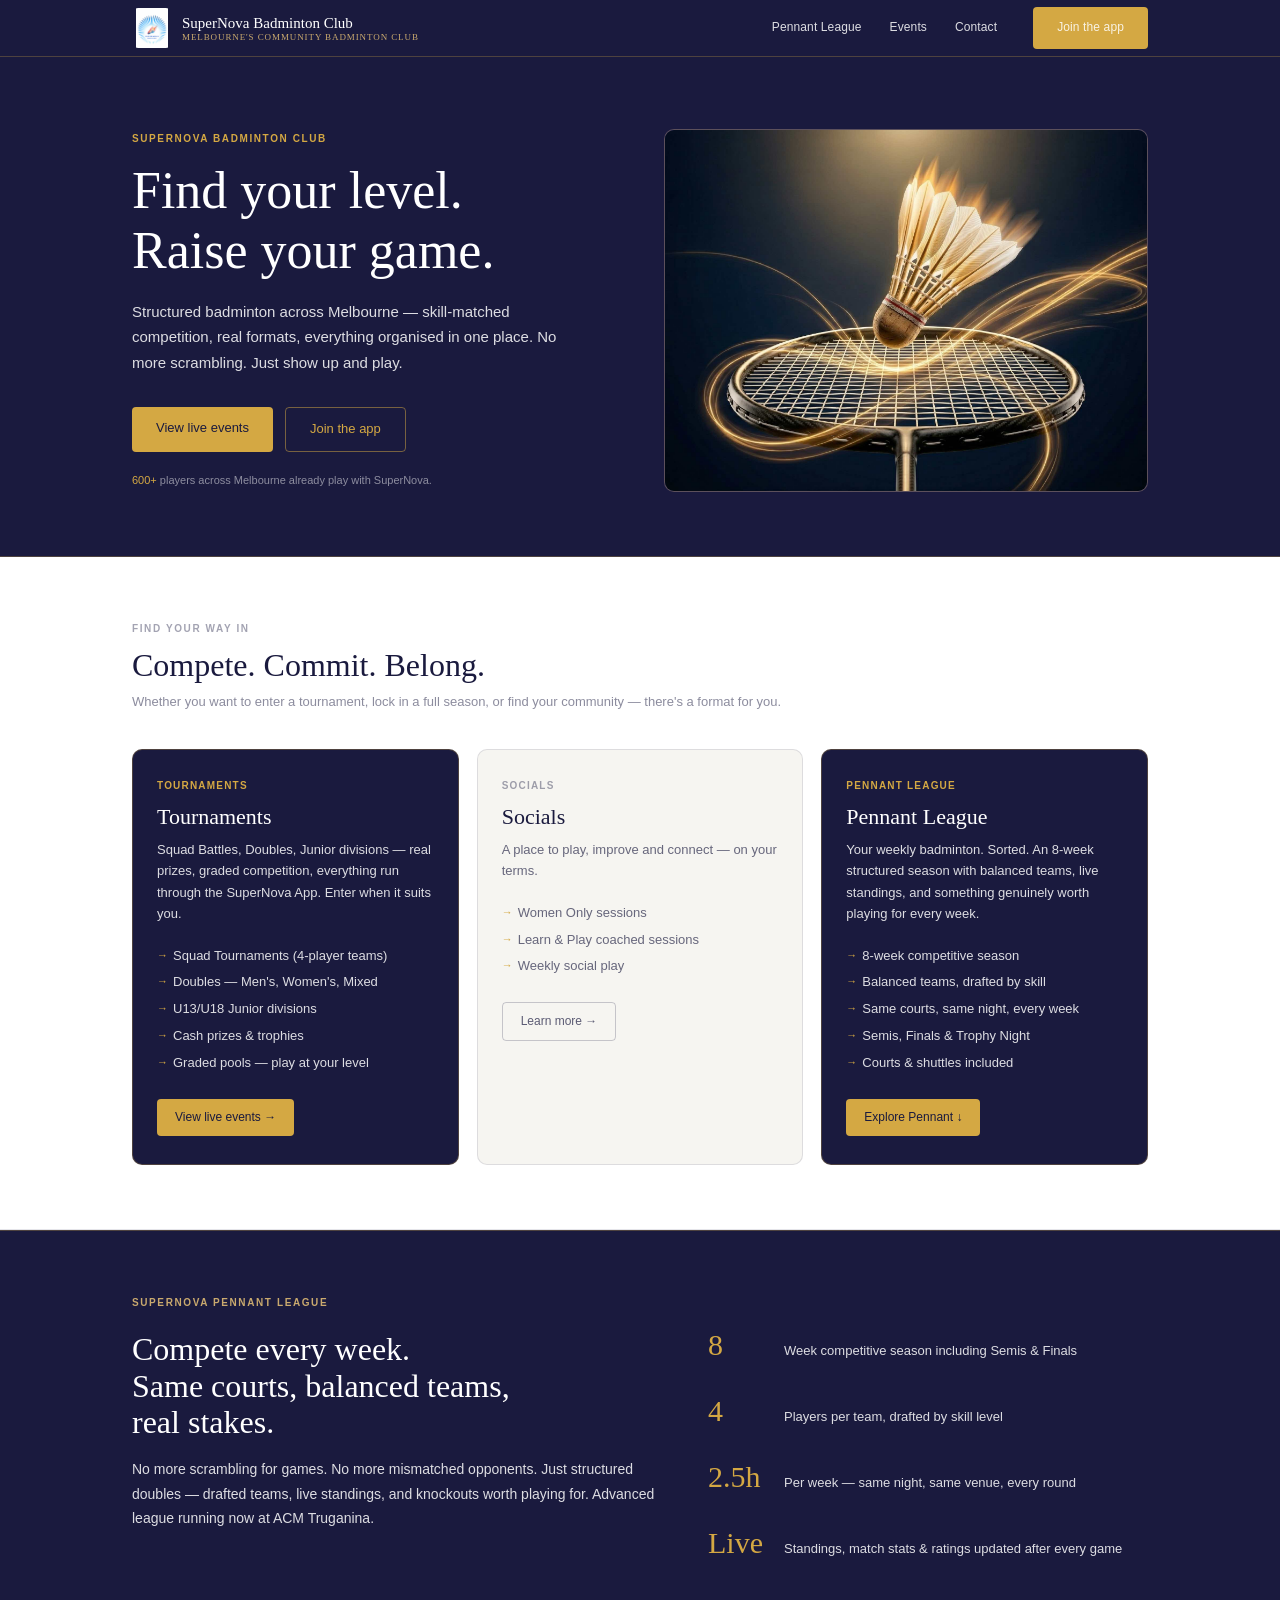
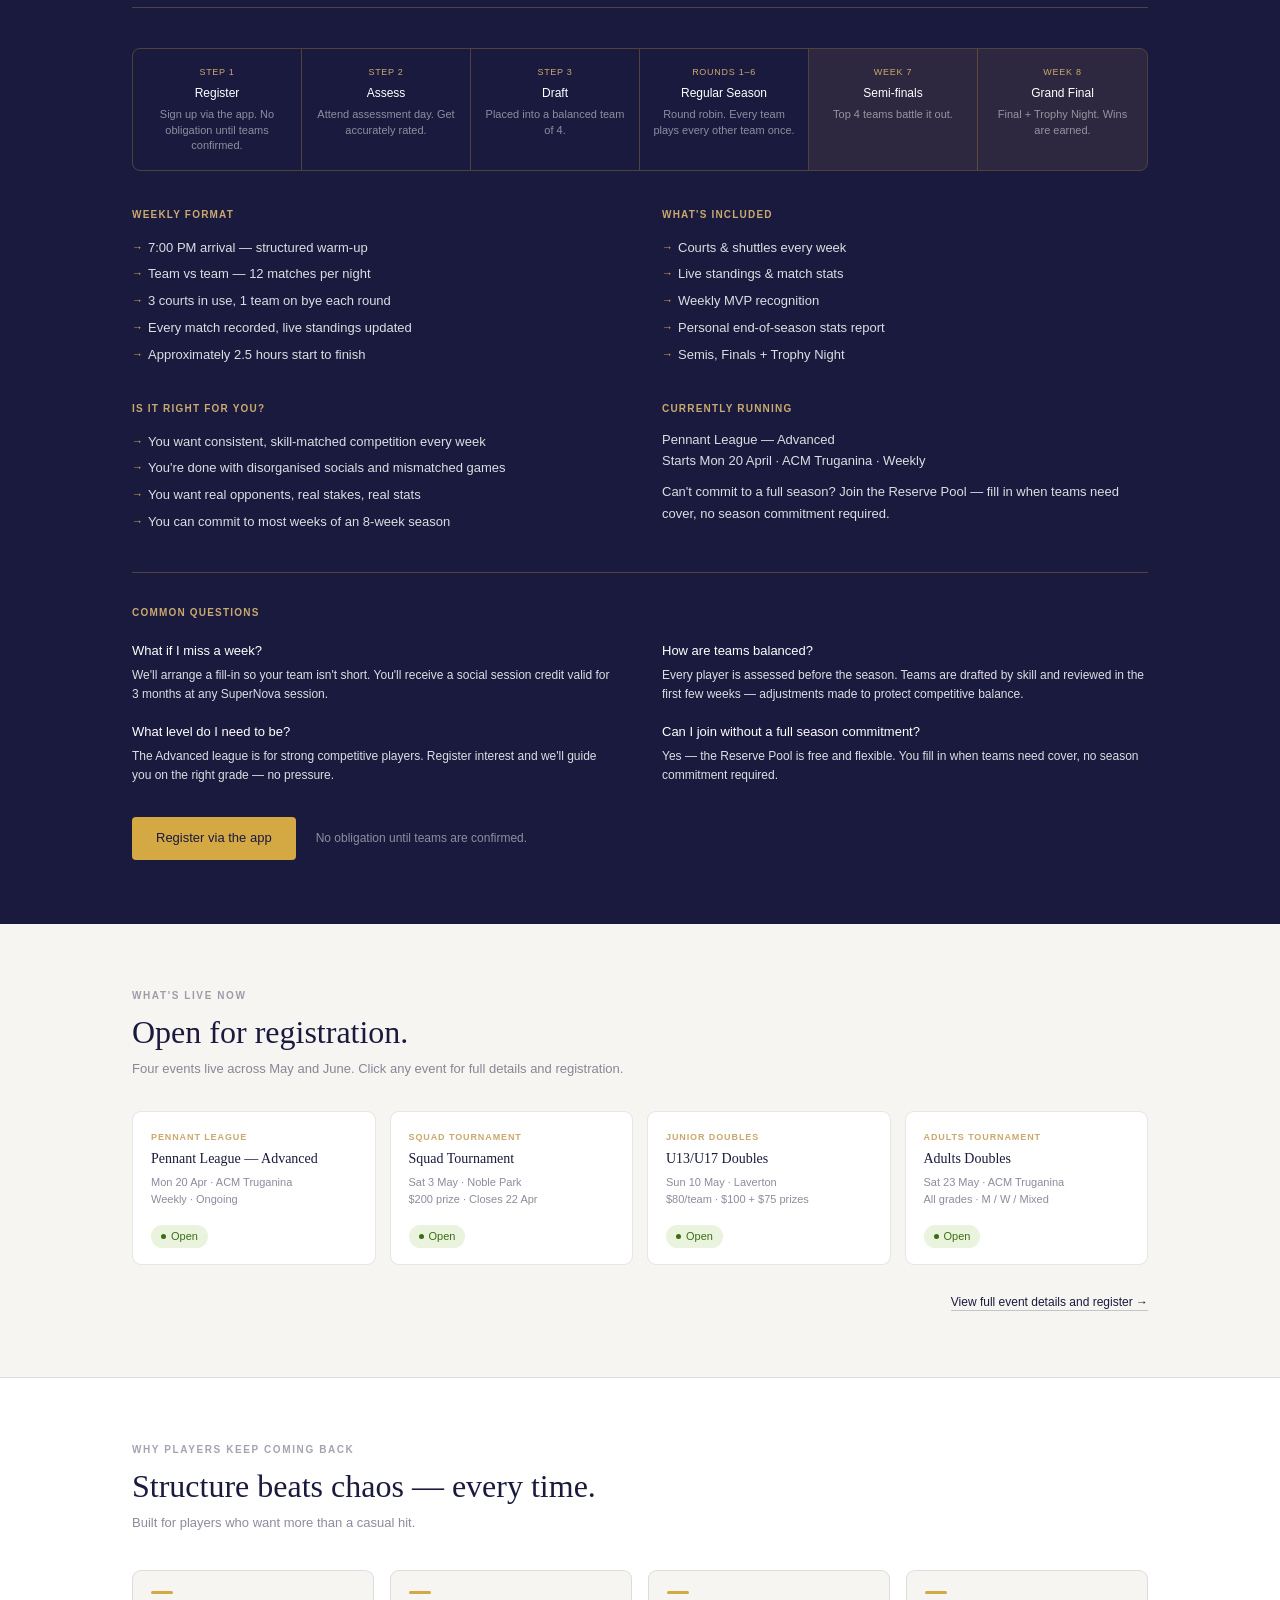
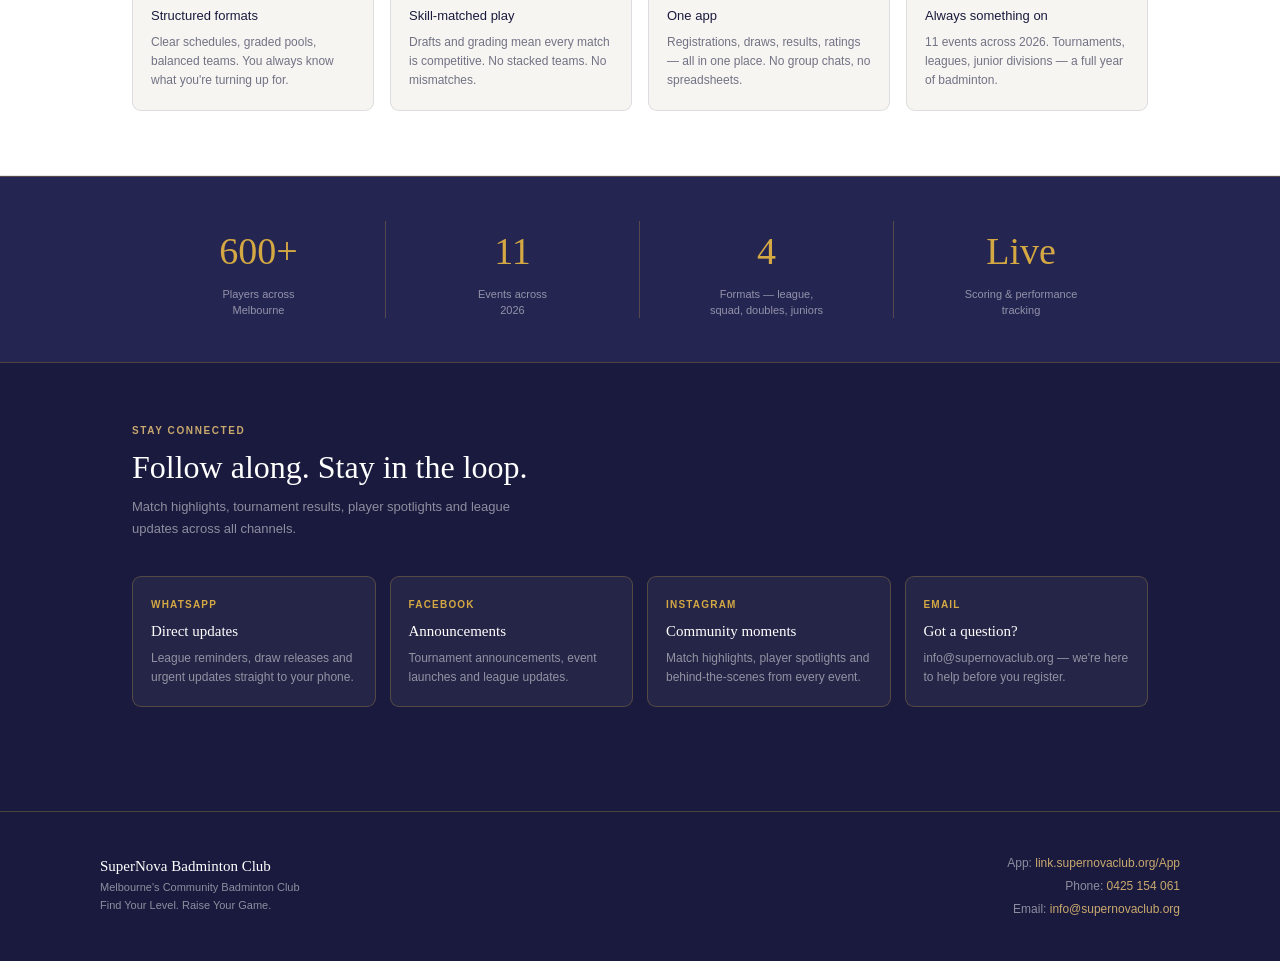
<file: index.html>
<!DOCTYPE html>
<html lang="en">
<head>
<meta charset="UTF-8">
<meta name="viewport" content="width=device-width, initial-scale=1.0">
<title>SuperNova Badminton Club — Melbourne's Community Badminton Club</title>
<meta name="description" content="Structured badminton across Melbourne. Tournaments, leagues and programs — skill-matched competition, organised in one place. 600+ players.">
<!-- Google Tag Manager -->
<script>(function(w,d,s,l,i){w[l]=w[l]||[];w[l].push({'gtm.start':
new Date().getTime(),event:'gtm.js'});var f=d.getElementsByTagName(s)[0],
j=d.createElement(s),dl=l!='dataLayer'?'&l='+l:'';j.async=true;j.src=
'https://www.googletagmanager.com/gtm.js?id='+i+dl;f.parentNode.insertBefore(j,f);
})(window,document,'script','dataLayer','GTM-TC2PFM5L');</script>
<!-- End Google Tag Manager -->
<link rel="stylesheet" href="style.css">
<style>

/* ── HERO ── */
.hero {
  background: var(--navy);
  border-bottom: 1px solid var(--border-gold);
}
.hero-inner {
  max-width: 1080px;
  margin: 0 auto;
  padding: 72px 32px 64px;
  display: grid;
  grid-template-columns: 1fr 1fr;
  gap: 48px;
  align-items: center;
}
.hero-text {}
.hero h1 { color: var(--white); margin: 14px 0 18px; max-width: 480px; }
.hero-sub { font-size: 15px; color: var(--on-navy); line-height: 1.7; max-width: 440px; margin-bottom: 32px; }
.hero-btns { display: flex; gap: 12px; flex-wrap: wrap; margin-bottom: 20px; }
.trust { font-size: 11px; color: var(--muted); }
.trust strong { color: var(--gold); font-weight: 500; }
.hero-visual {
  border-radius: 10px;
  overflow: hidden;
  aspect-ratio: 4/3;
  background: var(--navy-light);
  display: flex;
  align-items: center;
  justify-content: center;
  border: 1px solid var(--border-gold);
  position: relative;
}
.hero-visual-placeholder {
  text-align: center;
  color: var(--muted);
  font-size: 12px;
  padding: 20px;
}
.hero-visual-placeholder p { margin-top: 8px; font-size: 11px; color: rgba(255,255,255,0.3); }

/* ── PATHWAYS ── */
.pathways {
  background: var(--white);
  padding: 64px 0;
  border-bottom: 1px solid var(--border-dark);
}
.pathways h2 { color: var(--navy); margin: 10px 0 8px; }
.pathways-sub { font-size: 13px; color: rgba(26,26,62,0.5); margin-bottom: 36px; }
.pathway-grid {
  display: grid;
  grid-template-columns: 1fr 1fr 1fr;
  gap: 18px;
}
.pathway-card {
  border-radius: 10px;
  padding: 28px 24px;
  transition: transform 0.18s;
}
.pathway-card:hover { transform: translateY(-2px); }
.pathway-card.featured {
  background: var(--navy);
  border: 1px solid var(--border-gold);
}
.pathway-card.plain {
  background: var(--off-white);
  border: 1px solid var(--border-dark);
}
.pathway-label {
  font-size: 10px;
  font-weight: 600;
  letter-spacing: 0.12em;
  text-transform: uppercase;
  margin-bottom: 10px;
  display: block;
}
.pathway-card.featured .pathway-label { color: var(--gold); }
.pathway-card.plain    .pathway-label { color: rgba(26,26,62,0.4); }
.pathway-card h3 { margin-bottom: 10px; }
.pathway-card.featured h3 { color: var(--white); }
.pathway-card.plain    h3 { color: var(--navy); }
.pathway-card p { font-size: 13px; line-height: 1.65; margin-bottom: 18px; }
.pathway-card.featured p { color: var(--on-navy); }
.pathway-card.plain    p { color: rgba(26,26,62,0.65); }
.pathway-card .arrow-list { margin-bottom: 22px; }
.pathway-card.featured .arrow-list li { color: var(--on-navy); }
.pathway-card.plain    .arrow-list li { color: rgba(26,26,62,0.65); }
.pathway-card .btn { font-size: 12px; padding: 9px 18px; }

/* ── PENNANT SECTION ── */
.pennant {
  background: var(--navy);
  border-top: 1px solid var(--border-gold);
  padding: 64px 0;
}
.pennant-header {
  display: grid;
  grid-template-columns: 1.2fr 1fr;
  gap: 48px;
  margin-bottom: 40px;
  padding-bottom: 40px;
  border-bottom: 1px solid var(--border-gold);
}
.pennant h2 { color: var(--white); margin: 10px 0 16px; }
.pennant-intro { font-size: 14px; color: var(--on-navy); line-height: 1.75; }
.pennant-stats { display: flex; flex-direction: column; gap: 18px; justify-content: center; }
.pstat { display: flex; align-items: baseline; gap: 12px; }
.pstat-num {
  font-family: Georgia, serif;
  font-size: 30px;
  font-weight: 400;
  color: var(--gold);
  min-width: 64px;
  flex-shrink: 0;
}
.pstat-label { font-size: 13px; color: var(--on-navy); line-height: 1.4; }

/* Season arc */
.season-arc {
  display: grid;
  grid-template-columns: repeat(6,1fr);
  border: 1px solid var(--border-gold);
  border-radius: 8px;
  overflow: hidden;
  margin-bottom: 36px;
}
.arc-step {
  padding: 16px 12px;
  text-align: center;
  border-right: 1px solid var(--border-gold);
}
.arc-step:last-child { border-right: none; }
.arc-step.hl { background: rgba(212,168,67,0.1); }
.arc-step-n { font-size: 9px; color: var(--gold-soft); margin-bottom: 5px; letter-spacing: 0.08em; text-transform: uppercase; }
.arc-step-t { font-size: 12px; font-weight: 500; color: var(--white); margin-bottom: 4px; }
.arc-step-d { font-size: 11px; color: var(--muted); line-height: 1.4; }

/* Pennant detail cols */
.pennant-cols {
  display: grid;
  grid-template-columns: 1fr 1fr;
  gap: 32px 44px;
  margin-bottom: 36px;
}
.p-block h4 {
  font-size: 10px;
  font-weight: 600;
  letter-spacing: 0.12em;
  text-transform: uppercase;
  color: var(--gold-soft);
  margin-bottom: 12px;
}
.p-block p    { font-size: 13px; color: var(--on-navy); line-height: 1.65; }
.p-block .arrow-list li { color: var(--on-navy); }

/* FAQ */
.pennant-faq {
  border-top: 1px solid var(--border-gold);
  padding-top: 32px;
  margin-bottom: 32px;
}
.pennant-faq h4 {
  font-size: 10px;
  font-weight: 600;
  letter-spacing: 0.12em;
  text-transform: uppercase;
  color: var(--gold-soft);
  margin-bottom: 20px;
}
.faq-grid { display: grid; grid-template-columns: 1fr 1fr; gap: 18px 44px; }
.faq-q { font-size: 13px; font-weight: 500; color: var(--white); margin-bottom: 4px; }
.faq-a { font-size: 12px; color: var(--on-navy); line-height: 1.6; }

/* ── LIVE EVENTS STRIP ── */
.events-strip {
  background: var(--off-white);
  padding: 64px 0;
  border-bottom: 1px solid var(--border-dark);
}
.events-strip h2 { color: var(--navy); margin: 10px 0 8px; }
.strip-sub { font-size: 13px; color: rgba(26,26,62,0.5); margin-bottom: 32px; }
.strip-grid {
  display: grid;
  grid-template-columns: repeat(4,1fr);
  gap: 14px;
  margin-bottom: 24px;
}
.strip-card {
  background: var(--white);
  border: 1px solid var(--border-dark);
  border-radius: 9px;
  padding: 18px 18px 16px;
  transition: border-color 0.2s, box-shadow 0.2s;
  text-decoration: none;
  display: block;
  color: inherit;
}
.strip-card:hover { border-color: rgba(26,26,62,0.22); box-shadow: 0 4px 18px rgba(26,26,62,0.06); }
.strip-type { font-size: 9px; font-weight: 600; letter-spacing: 0.1em; text-transform: uppercase; color: var(--gold-soft); margin-bottom: 5px; display: block; }
.strip-card h4 { font-size: 14px; font-family: Georgia, serif; font-weight: 400; color: var(--navy); margin-bottom: 6px; line-height: 1.3; }
.strip-meta { font-size: 11px; color: rgba(26,26,62,0.5); line-height: 1.55; margin-bottom: 14px; }
.strip-cta-row { text-align: right; }
.strip-cta { font-size: 12px; font-weight: 500; color: var(--navy); border-bottom: 1px solid rgba(26,26,62,0.22); padding-bottom: 1px; text-decoration: none; }
.strip-cta:hover { color: var(--gold); border-color: var(--gold); }

/* ── WHY ── */
.why {
  background: var(--white);
  padding: 64px 0;
  border-bottom: 1px solid var(--border-dark);
}
.why h2 { color: var(--navy); margin: 10px 0 8px; }
.why-sub { font-size: 13px; color: rgba(26,26,62,0.5); margin-bottom: 36px; }
.why-grid {
  display: grid;
  grid-template-columns: repeat(4,1fr);
  gap: 16px;
}
.why-card {
  background: var(--off-white);
  border: 1px solid var(--border-dark);
  border-radius: 9px;
  padding: 20px 18px;
}
.why-bar { width: 22px; height: 3px; background: var(--gold); border-radius: 2px; margin-bottom: 12px; }
.why-card h4 { font-size: 13px; font-weight: 500; color: var(--navy); margin-bottom: 6px; }
.why-card p  { font-size: 12px; color: rgba(26,26,62,0.6); line-height: 1.6; }

/* ── PROOF STRIP ── */
.proof {
  background: var(--navy-mid);
  border-top: 1px solid var(--border-gold);
  padding: 44px 0;
}
.proof-grid {
  display: grid;
  grid-template-columns: repeat(4,1fr);
  max-width: 1080px;
  margin: 0 auto;
  padding: 0 32px;
}
.proof-block {
  text-align: center;
  border-right: 1px solid var(--border-gold);
  padding: 0 16px;
}
.proof-block:last-child { border-right: none; }
.proof-num { font-family: Georgia, serif; font-size: 38px; font-weight: 400; color: var(--gold); }
.proof-label { font-size: 11px; color: var(--muted); margin-top: 5px; line-height: 1.4; }

/* ── SOCIALS ── */
.socials {
  background: var(--navy);
  padding: 60px 0;
  border-top: 1px solid var(--border-gold);
}
.socials h2 { color: var(--white); margin: 10px 0 10px; }
.socials-sub { font-size: 13px; color: var(--muted); margin-bottom: 36px; max-width: 420px; line-height: 1.7; }
.socials-grid {
  display: grid;
  grid-template-columns: repeat(4,1fr);
  gap: 14px;
  margin-bottom: 44px;
}
.social-card {
  background: rgba(255,255,255,0.05);
  border: 1px solid var(--border-gold);
  border-radius: 9px;
  padding: 20px 18px;
  transition: background 0.2s;
}
.social-card:hover { background: rgba(255,255,255,0.08); }
.social-platform { font-size: 10px; font-weight: 600; letter-spacing: 0.12em; text-transform: uppercase; color: var(--gold); margin-bottom: 6px; display: block; }
.social-card h4 { font-family: Georgia, serif; font-size: 15px; font-weight: 400; color: var(--white); margin-bottom: 6px; }
.social-card p  { font-size: 12px; color: var(--muted); line-height: 1.55; }

/* ── RESPONSIVE ── */
@media (max-width: 900px) {
  .hero-inner     { grid-template-columns: 1fr; }
  .hero-visual    { display: none; }
  .pathway-grid   { grid-template-columns: 1fr; }
  .pennant-header { grid-template-columns: 1fr; }
  .season-arc     { grid-template-columns: repeat(3,1fr); }
  .pennant-cols   { grid-template-columns: 1fr; }
  .faq-grid       { grid-template-columns: 1fr; }
  .strip-grid     { grid-template-columns: 1fr 1fr; }
  .why-grid       { grid-template-columns: 1fr 1fr; }
  .socials-grid   { grid-template-columns: 1fr 1fr; }
  .proof-grid     { grid-template-columns: 1fr 1fr; gap: 24px 0; }
  .proof-block:nth-child(2) { border-right: none; }
}
@media (max-width: 560px) {
  .strip-grid  { grid-template-columns: 1fr; }
  .why-grid    { grid-template-columns: 1fr; }
  .socials-grid{ grid-template-columns: 1fr; }
  .proof-grid  { grid-template-columns: 1fr 1fr; }
}
</style>
</head>
<body>
<!-- Google Tag Manager (noscript) -->
<noscript><iframe src="https://www.googletagmanager.com/ns.html?id=GTM-TC2PFM5L"
height="0" width="0" style="display:none;visibility:hidden"></iframe></noscript>
<!-- End Google Tag Manager (noscript) -->

<!-- NAV -->
<nav class="nav">
  <div class="nav-inner">
    <a href="index.html" class="nav-brand">
      <img src="Logo_small.jpg" alt="SuperNova" style="height:40px;width:40px;object-fit:contain;border-radius:6px;">
      <div class="nav-brand-text">
        SuperNova Badminton Club
        <span>Melbourne's Community Badminton Club</span>
      </div>
    </a>
    <div class="nav-links">
      <a href="#pennant">Pennant League</a>
      <a href="events.html">Events</a>
      <a href="#socials">Contact</a>
      <a href="https://link.supernovaclub.org/App" target="_blank" class="btn btn-gold nav-cta" onclick="if(typeof fbq!=='undefined'){fbq('trackCustom','RegisterAppClick', {event: 'HomePageCTA'});} return true;">Join the app</a>
    </div>
  </div>
</nav>

<!-- HERO -->
<section class="hero">
  <div class="hero-inner">
    <div class="hero-text">
      <span class="eyebrow eyebrow-gold">SuperNova Badminton Club</span>
      <h1>Find your level.<br>Raise your game.</h1>
      <p class="hero-sub">Structured badminton across Melbourne — skill-matched competition, real formats, everything organised in one place. No more scrambling. Just show up and play.</p>
      <div class="hero-btns">
        <a href="events.html" class="btn btn-gold">View live events</a>
        <a href="https://link.supernovaclub.org/App" target="_blank" class="btn btn-outline-gold" onclick="if(typeof fbq!=='undefined'){fbq('trackCustom','RegisterAppClick', {event: 'HomePageCTA'});} return true;">Join the app</a>
      </div>
      <p class="trust"><strong>600+</strong> players across Melbourne already play with SuperNova.</p>
    </div>
    <div class="hero-visual">
      <img src="hero.jpg" alt="Badminton shuttlecock and racket" style="width:100%;height:100%;object-fit:cover;">
    </div>
  </div>
</section>

<!-- COMPETE · COMMIT · BELONG -->
<section class="pathways">
  <div class="container">
    <span class="eyebrow eyebrow-navy">Find your way in</span>
    <h2>Compete. Commit. Belong.</h2>
    <p class="pathways-sub">Whether you want to enter a tournament, lock in a full season, or find your community — there's a format for you.</p>
    <div class="pathway-grid">

      <div class="pathway-card featured">
        <span class="pathway-label">Tournaments</span>
        <h3>Tournaments</h3>
        <p>Squad Battles, Doubles, Junior divisions — real prizes, graded competition, everything run through the SuperNova App. Enter when it suits you.</p>
        <ul class="arrow-list">
          <li>Squad Tournaments (4-player teams)</li>
          <li>Doubles — Men's, Women's, Mixed</li>
          <li>U13/U18 Junior divisions</li>
          <li>Cash prizes &amp; trophies</li>
          <li>Graded pools — play at your level</li>
        </ul>
        <a href="events.html" class="btn btn-gold">View live events →</a>
      </div>

      <div class="pathway-card plain">
        <span class="pathway-label">Socials</span>
        <h3>Socials</h3>
        <p>A place to play, improve and connect — on your terms.</p>
        <ul class="arrow-list">
          <li>Women Only sessions</li>
          <li>Learn &amp; Play coached sessions</li>
          <li>Weekly social play</li>
        </ul>
        <a href="https://link.supernovaclub.org/App" target="_blank" class="btn btn-outline-navy" onclick="if(typeof fbq!=='undefined'){fbq('trackCustom','RegisterAppClick', {event: 'HomePageCTA'});} return true;">Learn more →</a>
      </div>

      <div class="pathway-card featured">
        <span class="pathway-label">Pennant League</span>
        <h3>Pennant League</h3>
        <p>Your weekly badminton. Sorted. An 8-week structured season with balanced teams, live standings, and something genuinely worth playing for every week.</p>
        <ul class="arrow-list">
          <li>8-week competitive season</li>
          <li>Balanced teams, drafted by skill</li>
          <li>Same courts, same night, every week</li>
          <li>Semis, Finals &amp; Trophy Night</li>
          <li>Courts &amp; shuttles included</li>
        </ul>
        <a href="#pennant" class="btn btn-gold">Explore Pennant ↓</a>
      </div>

    </div>
  </div>
</section>

<!-- PENNANT DEEP DIVE -->
<section class="pennant" id="pennant">
  <div class="container">
    <span class="eyebrow eyebrow-white">SuperNova Pennant League</span>
    <div class="pennant-header">
      <div>
        <h2>Compete every week.<br>Same courts, balanced teams,<br>real stakes.</h2>
        <p class="pennant-intro">No more scrambling for games. No more mismatched opponents. Just structured doubles — drafted teams, live standings, and knockouts worth playing for. Advanced league running now at ACM Truganina.</p>
      </div>
      <div class="pennant-stats">
        <div class="pstat">
          <span class="pstat-num">8</span>
          <span class="pstat-label">Week competitive season including Semis &amp; Finals</span>
        </div>
        <div class="pstat">
          <span class="pstat-num">4</span>
          <span class="pstat-label">Players per team, drafted by skill level</span>
        </div>
        <div class="pstat">
          <span class="pstat-num">2.5h</span>
          <span class="pstat-label">Per week — same night, same venue, every round</span>
        </div>
        <div class="pstat">
          <span class="pstat-num">Live</span>
          <span class="pstat-label">Standings, match stats &amp; ratings updated after every game</span>
        </div>
      </div>
    </div>

    <!-- Season arc -->
    <div class="season-arc">
      <div class="arc-step">
        <p class="arc-step-n">Step 1</p>
        <p class="arc-step-t">Register</p>
        <p class="arc-step-d">Sign up via the app. No obligation until teams confirmed.</p>
      </div>
      <div class="arc-step">
        <p class="arc-step-n">Step 2</p>
        <p class="arc-step-t">Assess</p>
        <p class="arc-step-d">Attend assessment day. Get accurately rated.</p>
      </div>
      <div class="arc-step">
        <p class="arc-step-n">Step 3</p>
        <p class="arc-step-t">Draft</p>
        <p class="arc-step-d">Placed into a balanced team of 4.</p>
      </div>
      <div class="arc-step">
        <p class="arc-step-n">Rounds 1–6</p>
        <p class="arc-step-t">Regular Season</p>
        <p class="arc-step-d">Round robin. Every team plays every other team once.</p>
      </div>
      <div class="arc-step hl">
        <p class="arc-step-n">Week 7</p>
        <p class="arc-step-t">Semi-finals</p>
        <p class="arc-step-d">Top 4 teams battle it out.</p>
      </div>
      <div class="arc-step hl">
        <p class="arc-step-n">Week 8</p>
        <p class="arc-step-t">Grand Final</p>
        <p class="arc-step-d">Final + Trophy Night. Wins are earned.</p>
      </div>
    </div>

    <div class="pennant-cols">
      <div class="p-block">
        <h4>Weekly format</h4>
        <ul class="arrow-list">
          <li>7:00 PM arrival — structured warm-up</li>
          <li>Team vs team — 12 matches per night</li>
          <li>3 courts in use, 1 team on bye each round</li>
          <li>Every match recorded, live standings updated</li>
          <li>Approximately 2.5 hours start to finish</li>
        </ul>
      </div>
      <div class="p-block">
        <h4>What's included</h4>
        <ul class="arrow-list">
          <li>Courts &amp; shuttles every week</li>
          <li>Live standings &amp; match stats</li>
          <li>Weekly MVP recognition</li>
          <li>Personal end-of-season stats report</li>
          <li>Semis, Finals + Trophy Night</li>
        </ul>
      </div>
      <div class="p-block">
        <h4>Is it right for you?</h4>
        <ul class="arrow-list">
          <li>You want consistent, skill-matched competition every week</li>
          <li>You're done with disorganised socials and mismatched games</li>
          <li>You want real opponents, real stakes, real stats</li>
          <li>You can commit to most weeks of an 8-week season</li>
        </ul>
      </div>
      <div class="p-block">
        <h4>Currently running</h4>
        <p style="margin-bottom:10px;color:var(--on-navy)">Pennant League — Advanced<br>Starts Mon 20 April · ACM Truganina · Weekly</p>
        <p style="color:var(--on-navy)">Can't commit to a full season? Join the Reserve Pool — fill in when teams need cover, no season commitment required.</p>
      </div>
    </div>

    <div class="pennant-faq">
      <h4>Common questions</h4>
      <div class="faq-grid">
        <div class="faq-item">
          <p class="faq-q">What if I miss a week?</p>
          <p class="faq-a">We'll arrange a fill-in so your team isn't short. You'll receive a social session credit valid for 3 months at any SuperNova session.</p>
        </div>
        <div class="faq-item">
          <p class="faq-q">How are teams balanced?</p>
          <p class="faq-a">Every player is assessed before the season. Teams are drafted by skill and reviewed in the first few weeks — adjustments made to protect competitive balance.</p>
        </div>
        <div class="faq-item">
          <p class="faq-q">What level do I need to be?</p>
          <p class="faq-a">The Advanced league is for strong competitive players. Register interest and we'll guide you on the right grade — no pressure.</p>
        </div>
        <div class="faq-item">
          <p class="faq-q">Can I join without a full season commitment?</p>
          <p class="faq-a">Yes — the Reserve Pool is free and flexible. You fill in when teams need cover, no season commitment required.</p>
        </div>
      </div>
    </div>

    <div style="display:flex;align-items:center;gap:20px;flex-wrap:wrap">
      <a href="https://link.supernovaclub.org/App" target="_blank" class="btn btn-gold" onclick="if(typeof fbq!=='undefined'){fbq('trackCustom','RegisterAppClick', {event: 'HomePageCTA'});} return true;">Register via the app</a>
      <span style="font-size:12px;color:var(--muted)">No obligation until teams are confirmed.</span>
    </div>
  </div>
</section>

<!-- LIVE EVENTS STRIP -->
<section class="events-strip">
  <div class="container">
    <span class="eyebrow eyebrow-navy">What's live now</span>
    <h2>Open for registration.</h2>
    <p class="strip-sub">Four events live across May and June. Click any event for full details and registration.</p>
    <div class="strip-grid">
      <a href="events.html#pennant" class="strip-card">
        <span class="strip-type">Pennant League</span>
        <h4>Pennant League — Advanced</h4>
        <p class="strip-meta">Mon 20 Apr · ACM Truganina<br>Weekly · Ongoing</p>
        <span class="pill"><span class="pill-dot"></span>Open</span>
      </a>
      <a href="events.html#squad" class="strip-card">
        <span class="strip-type">Squad Tournament</span>
        <h4>Squad Tournament</h4>
        <p class="strip-meta">Sat 3 May · Noble Park<br>$200 prize · Closes 22 Apr</p>
        <span class="pill"><span class="pill-dot"></span>Open</span>
      </a>
      <a href="events.html#u1317" class="strip-card">
        <span class="strip-type">Junior Doubles</span>
        <h4>U13/U17 Doubles</h4>
        <p class="strip-meta">Sun 10 May · Laverton<br>$80/team · $100 + $75 prizes</p>
        <span class="pill"><span class="pill-dot"></span>Open</span>
      </a>
      <a href="events.html#adults" class="strip-card">
        <span class="strip-type">Adults Tournament</span>
        <h4>Adults Doubles</h4>
        <p class="strip-meta">Sat 23 May · ACM Truganina<br>All grades · M / W / Mixed</p>
        <span class="pill"><span class="pill-dot"></span>Open</span>
      </a>
    </div>
    <div class="strip-cta-row">
      <a href="events.html" class="strip-cta">View full event details and register →</a>
    </div>
  </div>
</section>

<!-- WHY -->
<section class="why">
  <div class="container">
    <span class="eyebrow eyebrow-navy">Why players keep coming back</span>
    <h2>Structure beats chaos — every time.</h2>
    <p class="why-sub">Built for players who want more than a casual hit.</p>
    <div class="why-grid">
      <div class="why-card">
        <div class="why-bar"></div>
        <h4>Structured formats</h4>
        <p>Clear schedules, graded pools, balanced teams. You always know what you're turning up for.</p>
      </div>
      <div class="why-card">
        <div class="why-bar"></div>
        <h4>Skill-matched play</h4>
        <p>Drafts and grading mean every match is competitive. No stacked teams. No mismatches.</p>
      </div>
      <div class="why-card">
        <div class="why-bar"></div>
        <h4>One app</h4>
        <p>Registrations, draws, results, ratings — all in one place. No group chats, no spreadsheets.</p>
      </div>
      <div class="why-card">
        <div class="why-bar"></div>
        <h4>Always something on</h4>
        <p>11 events across 2026. Tournaments, leagues, junior divisions — a full year of badminton.</p>
      </div>
    </div>
  </div>
</section>

<!-- PROOF STRIP -->
<div class="proof">
  <div class="proof-grid">
    <div class="proof-block">
      <p class="proof-num">600+</p>
      <p class="proof-label">Players across<br>Melbourne</p>
    </div>
    <div class="proof-block">
      <p class="proof-num">11</p>
      <p class="proof-label">Events across<br>2026</p>
    </div>
    <div class="proof-block">
      <p class="proof-num">4</p>
      <p class="proof-label">Formats — league,<br>squad, doubles, juniors</p>
    </div>
    <div class="proof-block">
      <p class="proof-num">Live</p>
      <p class="proof-label">Scoring &amp; performance<br>tracking</p>
    </div>
  </div>
</div>

<!-- SOCIALS -->
<section class="socials" id="socials">
  <div class="container">
    <span class="eyebrow eyebrow-white">Stay connected</span>
    <h2>Follow along. Stay in the loop.</h2>
    <p class="socials-sub">Match highlights, tournament results, player spotlights and league updates across all channels.</p>
    <div class="socials-grid">
      <div class="social-card">
        <span class="social-platform">WhatsApp</span>
        <h4>Direct updates</h4>
        <p>League reminders, draw releases and urgent updates straight to your phone.</p>
      </div>
      <div class="social-card">
        <span class="social-platform">Facebook</span>
        <h4>Announcements</h4>
        <p>Tournament announcements, event launches and league updates.</p>
      </div>
      <div class="social-card">
        <span class="social-platform">Instagram</span>
        <h4>Community moments</h4>
        <p>Match highlights, player spotlights and behind-the-scenes from every event.</p>
      </div>
      <div class="social-card">
        <span class="social-platform">Email</span>
        <h4>Got a question?</h4>
        <p>info@supernovaclub.org — we're here to help before you register.</p>
      </div>
    </div>
  </div>
</section>

<!-- FOOTER -->
<footer class="footer">
  <div class="footer-inner">
    <div class="footer-brand">
      <h3>SuperNova Badminton Club</h3>
      <p>Melbourne's Community Badminton Club<br>Find Your Level. Raise Your Game.</p>
    </div>
    <div class="footer-links">
      App: <a href="https://link.supernovaclub.org/App" target="_blank" onclick="if(typeof fbq!=='undefined'){fbq('trackCustom','RegisterAppClick', {event: 'HomePageCTA'});} return true;">link.supernovaclub.org/App</a><br>
      Phone: <a href="tel:0425154061">0425 154 061</a><br>
      Email: <a href="mailto:info@supernovaclub.org">info@supernovaclub.org</a>
    </div>
  </div>
</footer>

</body>
</html>
</file>
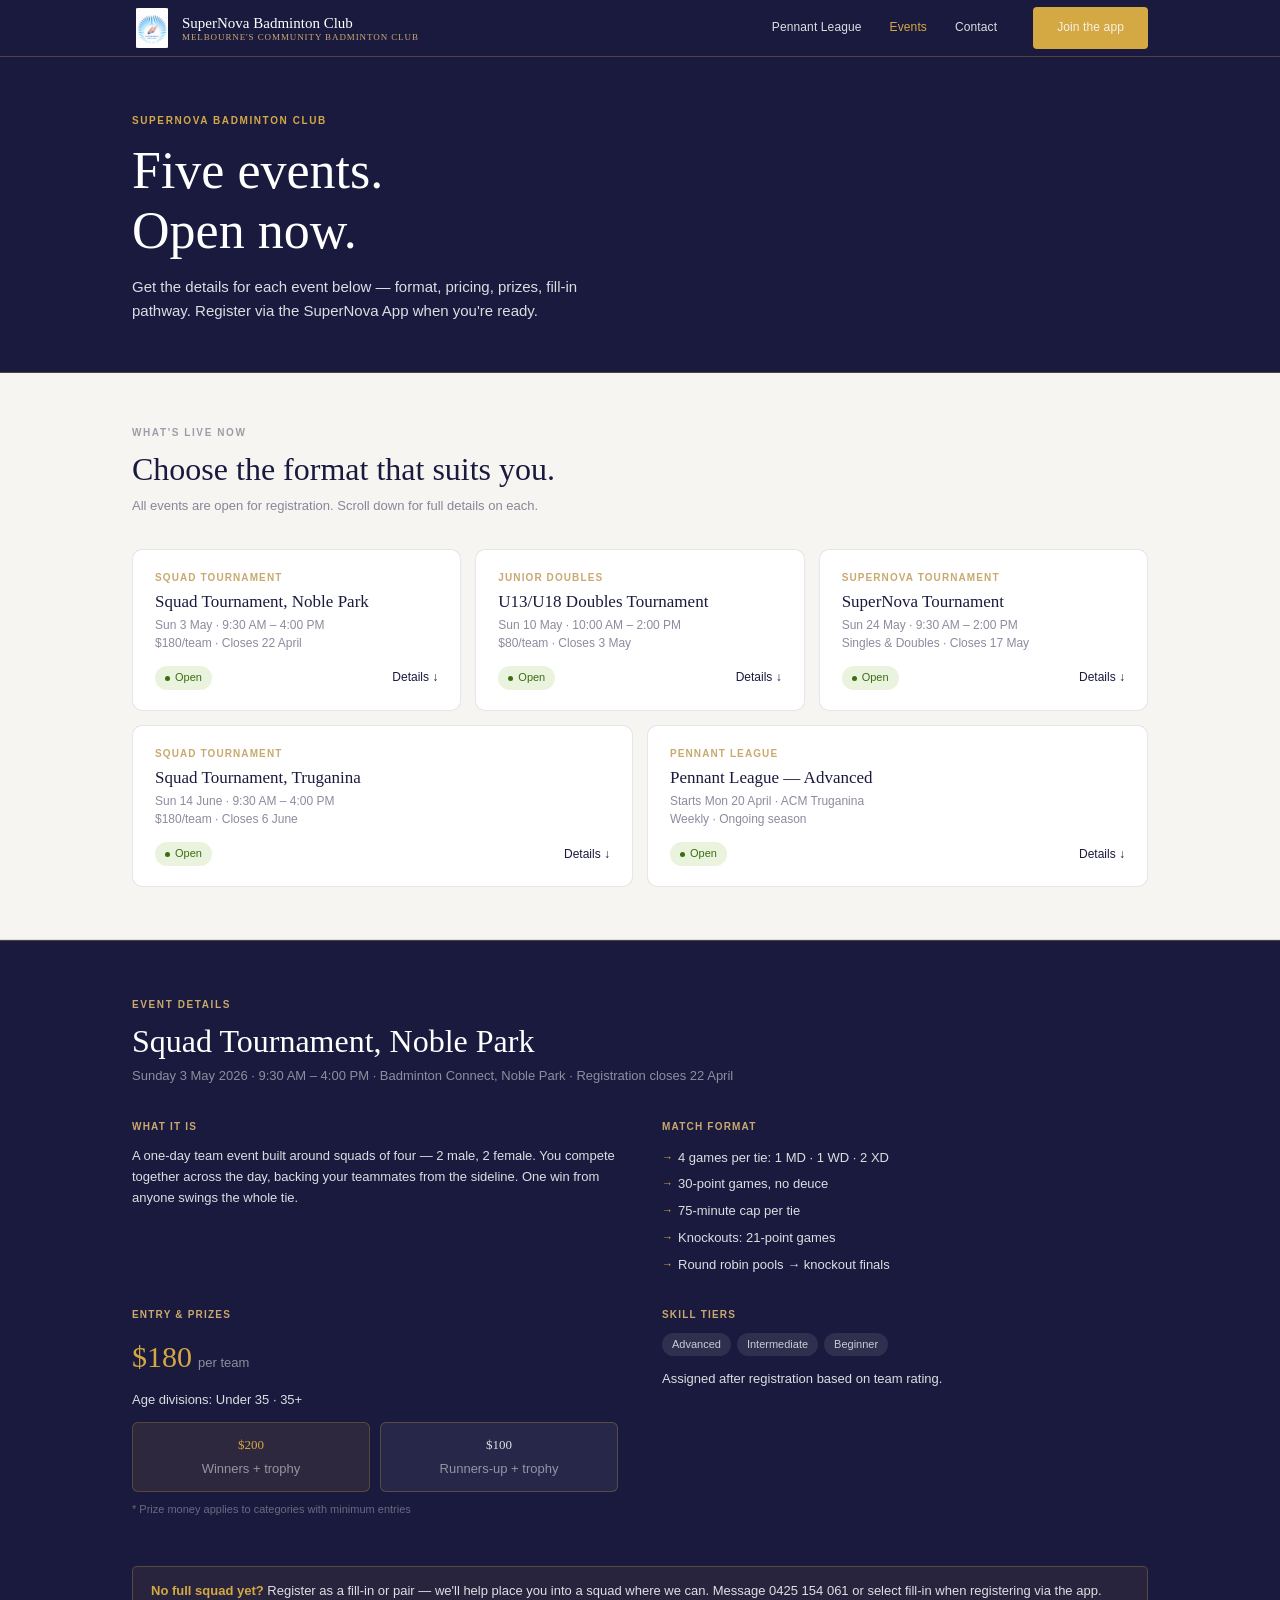
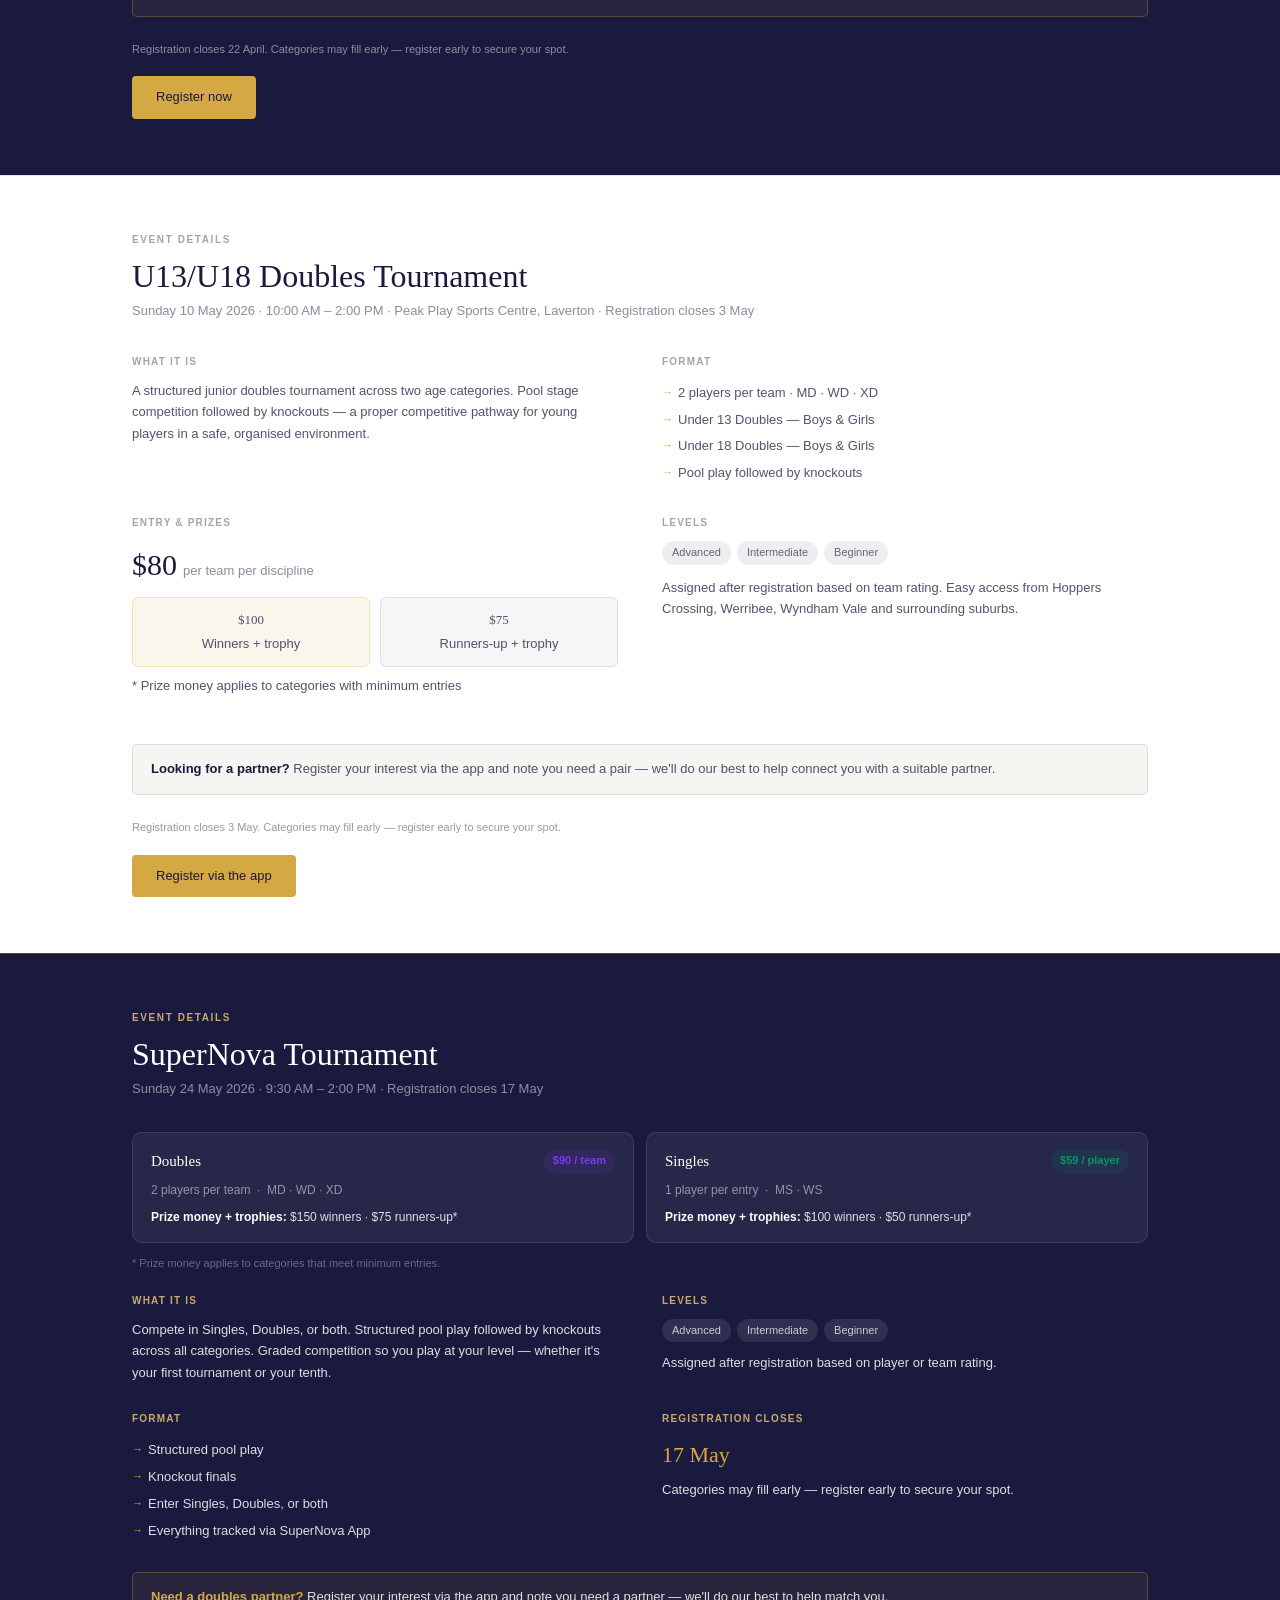
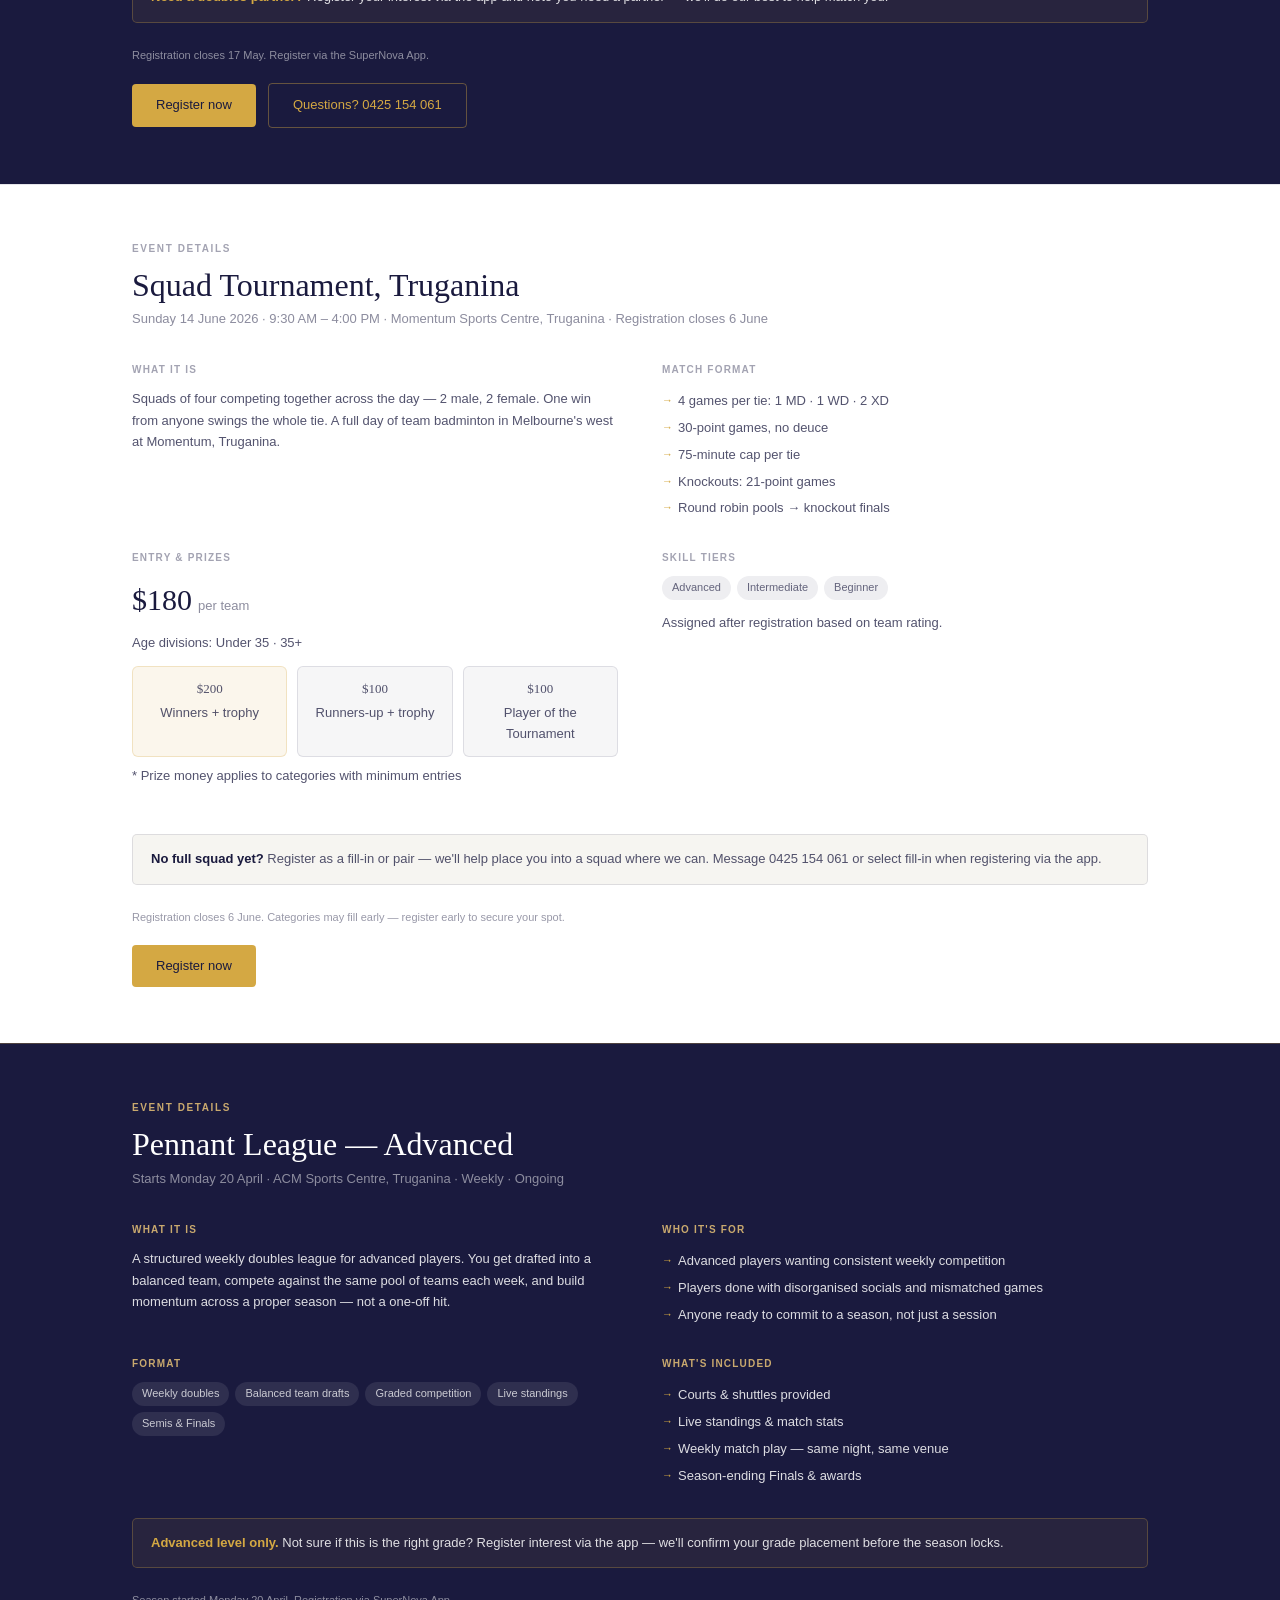
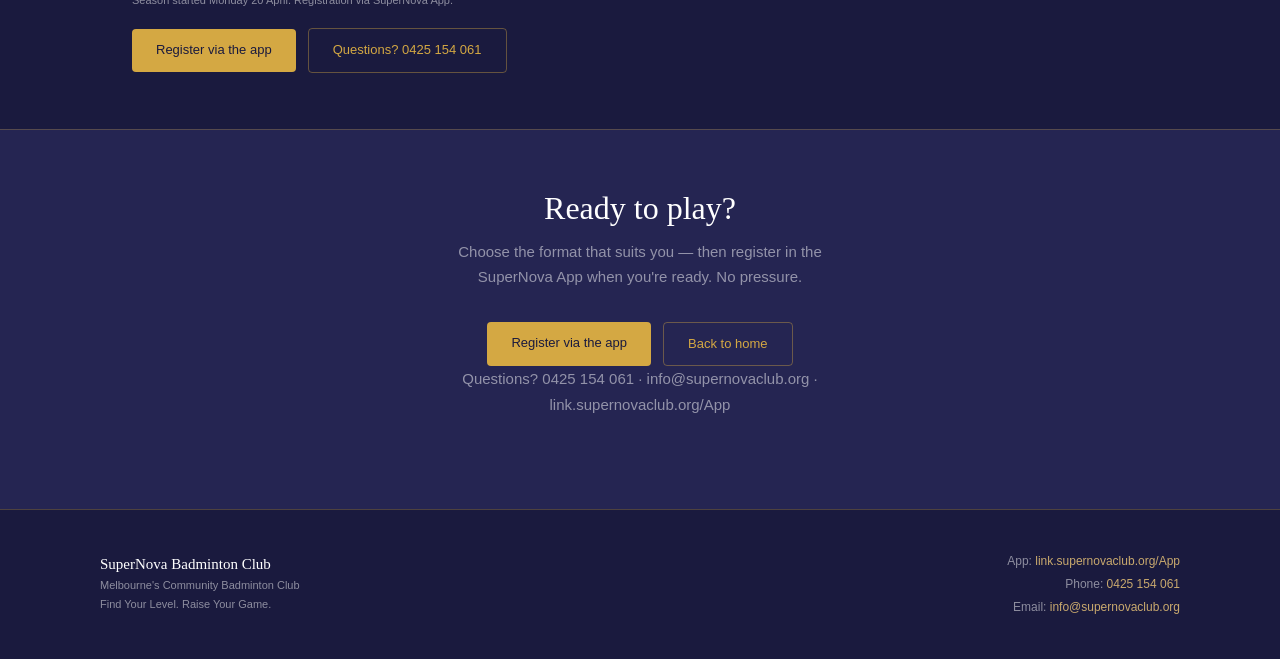
<file: events.html>
<!DOCTYPE html>
<html lang="en">
<head>
<meta charset="UTF-8">
<meta name="viewport" content="width=device-width, initial-scale=1.0">
<title>Live Events — SuperNova Badminton Club</title>
<meta name="description" content="Five events open for registration. Squad Tournaments, SuperNova Open, U13/U17 Doubles and Pennant League. Graded competition, real prizes, skill-matched play across Melbourne.">
<!-- Google Tag Manager -->
<script>(function(w,d,s,l,i){w[l]=w[l]||[];w[l].push({'gtm.start':
new Date().getTime(),event:'gtm.js'});var f=d.getElementsByTagName(s)[0],
j=d.createElement(s),dl=l!='dataLayer'?'&l='+l:'';j.async=true;j.src=
'https://www.googletagmanager.com/gtm.js?id='+i+dl;f.parentNode.insertBefore(j,f);
})(window,document,'script','dataLayer','GTM-TC2PFM5L');</script>
<!-- End Google Tag Manager -->
<link rel="stylesheet" href="style.css">
<style>
.events-hero { background: var(--navy); padding: 56px 0 48px; border-bottom: 1px solid var(--border-gold); }
.events-hero h1 { color: var(--white); margin: 12px 0 14px; max-width: 540px; }
.events-hero-sub { font-size: 15px; color: var(--on-navy); line-height: 1.65; max-width: 480px; }

.overview { background: var(--off-white); padding: 52px 0; border-bottom: 1px solid var(--border-dark); }
.overview h2 { color: var(--navy); margin: 10px 0 8px; }
.overview-sub { font-size: 13px; color: rgba(26,26,62,0.5); margin-bottom: 32px; }
.events-grid { display: grid; grid-template-columns: 1fr 1fr 1fr; gap: 14px; margin-bottom: 14px; }
.events-grid-bottom { display: grid; grid-template-columns: 1fr 1fr; gap: 14px; }
.event-card { background: var(--white); border: 1px solid var(--border-dark); border-radius: 10px; padding: 20px 22px; text-decoration: none; display: block; color: inherit; transition: border-color 0.2s, box-shadow 0.2s, transform 0.18s; }
.event-card:hover { border-color: rgba(26,26,62,0.2); box-shadow: 0 6px 24px rgba(26,26,62,0.07); transform: translateY(-2px); }
.ec-type { font-size: 10px; font-weight: 600; letter-spacing: 0.11em; text-transform: uppercase; color: var(--gold-soft); margin-bottom: 6px; display: block; }
.event-card h3 { font-size: 17px; font-family: Georgia, serif; font-weight: 400; color: var(--navy); margin-bottom: 5px; }
.ec-meta { font-size: 12px; color: rgba(26,26,62,0.5); margin-bottom: 14px; line-height: 1.5; }
.ec-footer { display: flex; align-items: center; justify-content: space-between; }
.ec-arrow { font-size: 12px; font-weight: 500; color: var(--navy); }

.ed { padding: 56px 0; }
.ed.dark  { background: var(--navy); border-top: 1px solid var(--border-gold); }
.ed.light { background: var(--white); border-top: 1px solid var(--border-dark); }
.ed h2 { margin: 10px 0 6px; }
.ed.dark  h2 { color: var(--white); }
.ed.light h2 { color: var(--navy); }
.ed-meta { font-size: 13px; margin-bottom: 32px; }
.ed.dark  .ed-meta { color: var(--muted); }
.ed.light .ed-meta { color: rgba(26,26,62,0.5); }
.ed-cols { display: grid; grid-template-columns: 1fr 1fr; gap: 28px 44px; margin-bottom: 28px; }
.ed-block h4 { font-size: 10px; font-weight: 600; letter-spacing: 0.12em; text-transform: uppercase; margin-bottom: 10px; }
.ed.dark  .ed-block h4 { color: var(--gold-soft); }
.ed.light .ed-block h4 { color: rgba(26,26,62,0.40); }
.ed-block p { font-size: 13px; line-height: 1.65; }
.ed.dark  .ed-block p { color: var(--on-navy); }
.ed.light .ed-block p { color: rgba(26,26,62,0.75); }
.ed.dark  .ed-block .arrow-list li { color: var(--on-navy); }
.ed.light .ed-block .arrow-list li { color: rgba(26,26,62,0.75); }
.ed.dark  .chip { background: rgba(255,255,255,0.09); color: rgba(255,255,255,0.75); }
.ed.light .chip { background: rgba(26,26,62,0.07); color: rgba(26,26,62,0.65); }
.price-row { display: flex; align-items: baseline; gap: 6px; margin-bottom: 8px; }
.price-big { font-family: Georgia, serif; font-size: 30px; font-weight: 400; }
.ed.dark  .price-big { color: var(--gold); }
.ed.light .price-big { color: var(--navy); }
.price-unit { font-size: 13px; }
.ed.dark  .price-unit { color: var(--muted); }
.ed.light .price-unit { color: rgba(26,26,62,0.5); }
.close-note { font-size: 11px; margin-bottom: 18px; }
.ed.dark  .close-note { color: var(--muted); }
.ed.light .close-note { color: rgba(26,26,62,0.45); }
.ed-btns { display: flex; gap: 12px; flex-wrap: wrap; align-items: center; }

.prize-boxes { display: flex; gap: 10px; margin-top: 4px; }
.prize-box { flex: 1; border-radius: 6px; padding: 11px 12px; text-align: center; }
.prize-box.gold-box-light   { background: rgba(212,168,67,0.10); border: 1px solid rgba(212,168,67,0.25); }
.prize-box.silver-box-light { background: rgba(26,26,62,0.04); border: 1px solid var(--border-dark); }
.prize-box-amt { font-family: Georgia, serif; font-size: 20px; color: var(--navy); }
.prize-box-label { font-size: 11px; color: rgba(26,26,62,0.5); margin-top: 3px; }

/* SuperNova Open format cards */
.format-cards { display: grid; grid-template-columns: 1fr 1fr; gap: 12px; margin-bottom: 28px; }
.format-card { border-radius: 10px; padding: 16px 18px; }
.ed.dark  .format-card { background: rgba(255,255,255,0.06); border: 1px solid rgba(255,255,255,0.1); }
.ed.light .format-card { background: var(--off-white); border: 1px solid var(--border-dark); }
.format-card-header { display: flex; align-items: center; justify-content: space-between; margin-bottom: 8px; }
.format-card-title { font-size: 15px; font-family: Georgia, serif; font-weight: 400; }
.ed.dark  .format-card-title { color: var(--white); }
.ed.light .format-card-title { color: var(--navy); }
.format-card-price { font-size: 11px; font-weight: 700; padding: 3px 9px; border-radius: 20px; }
.price-doubles { background: rgba(124,58,237,0.12); color: #7C3AED; }
.price-singles { background: rgba(5,150,105,0.12); color: #059669; }
.format-card-sub { font-size: 12px; margin-bottom: 8px; }
.ed.dark  .format-card-sub { color: var(--muted); }
.ed.light .format-card-sub { color: rgba(26,26,62,0.5); }
.format-card-prize { font-size: 12px; line-height: 1.5; }
.ed.dark  .format-card-prize { color: var(--on-navy); }
.ed.light .format-card-prize { color: rgba(26,26,62,0.75); }
.format-card-prize strong { font-weight: 600; }
.ed.dark  .format-card-prize strong { color: var(--white); }
.ed.light .format-card-prize strong { color: var(--navy); }
.disclaimer { font-size: 11px; margin-top: -16px; margin-bottom: 20px; }
.ed.dark  .disclaimer { color: rgba(255,255,255,0.35); }
.ed.light .disclaimer { color: rgba(26,26,62,0.35); }

.final-cta { background: var(--navy-mid); padding: 60px 0; text-align: center; border-top: 1px solid var(--border-gold); }
.final-cta h2 { color: var(--white); margin-bottom: 12px; }
.final-cta p  { font-size: 15px; color: var(--muted); max-width: 420px; margin: 0 auto 32px; line-height: 1.7; }
.final-cta-btns { display: flex; gap: 12px; justify-content: center; flex-wrap: wrap; }
.final-note { font-size: 11px; color: rgba(255,255,255,0.3); margin-top: 20px; }

@media (max-width: 768px) {
  .events-grid { grid-template-columns: 1fr 1fr; }
  .events-grid-bottom { grid-template-columns: 1fr; }
  .ed-cols { grid-template-columns: 1fr; gap: 24px; }
  .format-cards { grid-template-columns: 1fr; }
  .prize-boxes { flex-direction: column; }
}
@media (max-width: 560px) {
  .events-grid { grid-template-columns: 1fr; }
}
</style>
</head>
<body>
<!-- Google Tag Manager (noscript) -->
<noscript><iframe src="https://www.googletagmanager.com/ns.html?id=GTM-TC2PFM5L"
height="0" width="0" style="display:none;visibility:hidden"></iframe></noscript>
<!-- End Google Tag Manager (noscript) -->

<nav class="nav">
  <div class="nav-inner">
    <a href="index.html" class="nav-brand">
      <img src="Logo_small.jpg" alt="SuperNova" style="height:40px;width:40px;object-fit:contain;border-radius:6px;">
      <div class="nav-brand-text">SuperNova Badminton Club<span>Melbourne's Community Badminton Club</span></div>
    </a>
    <div class="nav-links">
      <a href="index.html#pennant">Pennant League</a>
      <a href="events.html" style="color:var(--gold)">Events</a>
      <a href="index.html#socials">Contact</a>
      <a href="https://link.supernovaclub.org/App" target="_blank" class="btn btn-gold nav-cta" onclick="if(typeof fbq!=='undefined'){fbq('trackCustom','RegisterAppClick', {event: 'HomePageCTA'});} return true;">Join the app</a>
    </div>
  </div>
</nav>

<section class="events-hero">
  <div class="container">
    <span class="eyebrow eyebrow-gold">SuperNova Badminton Club</span>
    <h1>Five events.<br>Open now.</h1>
    <p class="events-hero-sub">Get the details for each event below — format, pricing, prizes, fill-in pathway. Register via the SuperNova App when you're ready.</p>
  </div>
</section>

<section class="overview">
  <div class="container">
    <span class="eyebrow eyebrow-navy">What's live now</span>
    <h2>Choose the format that suits you.</h2>
    <p class="overview-sub">All events are open for registration. Scroll down for full details on each.</p>
    <div class="events-grid">
      <a href="#squad-may" class="event-card">
        <span class="ec-type">Squad Tournament</span>
        <h3>Squad Tournament, Noble Park</h3>
        <p class="ec-meta">Sun 3 May · 9:30 AM – 4:00 PM<br>$180/team · Closes 22 April</p>
        <div class="ec-footer"><span class="pill"><span class="pill-dot"></span>Open</span><span class="ec-arrow">Details ↓</span></div>
      </a>
      <a href="#u1318" class="event-card">
        <span class="ec-type">Junior Doubles</span>
        <h3>U13/U18 Doubles Tournament</h3>
        <p class="ec-meta">Sun 10 May · 10:00 AM – 2:00 PM<br>$80/team · Closes 3 May</p>
        <div class="ec-footer"><span class="pill"><span class="pill-dot"></span>Open</span><span class="ec-arrow">Details ↓</span></div>
      </a>
      <a href="#open" class="event-card">
        <span class="ec-type">SuperNova Tournament</span>
        <h3>SuperNova Tournament</h3>
        <p class="ec-meta">Sun 24 May · 9:30 AM – 2:00 PM<br>Singles &amp; Doubles · Closes 17 May</p>
        <div class="ec-footer"><span class="pill"><span class="pill-dot"></span>Open</span><span class="ec-arrow">Details ↓</span></div>
      </a>
    </div>
    <div class="events-grid-bottom">
      <a href="#squad-june" class="event-card">
        <span class="ec-type">Squad Tournament</span>
        <h3>Squad Tournament, Truganina</h3>
        <p class="ec-meta">Sun 14 June · 9:30 AM – 4:00 PM<br>$180/team · Closes 6 June</p>
        <div class="ec-footer"><span class="pill"><span class="pill-dot"></span>Open</span><span class="ec-arrow">Details ↓</span></div>
      </a>
      <a href="#pennant" class="event-card">
        <span class="ec-type">Pennant League</span>
        <h3>Pennant League — Advanced</h3>
        <p class="ec-meta">Starts Mon 20 April · ACM Truganina<br>Weekly · Ongoing season</p>
        <div class="ec-footer"><span class="pill"><span class="pill-dot"></span>Open</span><span class="ec-arrow">Details ↓</span></div>
      </a>
    </div>
  </div>
</section>

<!-- SQUAD TOURNAMENT MAY -->
<section class="ed dark" id="squad-may">
  <div class="container">
    <span class="eyebrow eyebrow-white">Event details</span>
    <h2>Squad Tournament, Noble Park</h2>
    <p class="ed-meta">Sunday 3 May 2026 · 9:30 AM – 4:00 PM · Badminton Connect, Noble Park · Registration closes 22 April</p>
    <div class="ed-cols">
      <div class="ed-block">
        <h4>What it is</h4>
        <p>A one-day team event built around squads of four — 2 male, 2 female. You compete together across the day, backing your teammates from the sideline. One win from anyone swings the whole tie.</p>
      </div>
      <div class="ed-block">
        <h4>Match format</h4>
        <ul class="arrow-list">
          <li>4 games per tie: 1 MD · 1 WD · 2 XD</li>
          <li>30-point games, no deuce</li>
          <li>75-minute cap per tie</li>
          <li>Knockouts: 21-point games</li>
          <li>Round robin pools → knockout finals</li>
        </ul>
      </div>
      <div class="ed-block">
        <h4>Entry &amp; prizes</h4>
        <div class="price-row"><span class="price-big">$180</span><span class="price-unit">per team</span></div>
        <p>Age divisions: Under 35 · 35+</p>
        <div class="prize-boxes" style="margin-top:12px">
          <div class="prize-box" style="background:rgba(212,168,67,0.10);border:1px solid rgba(212,168,67,0.25)"><p class="prize-box-amt" style="color:var(--gold)">$200</p><p class="prize-box-label" style="color:var(--muted)">Winners + trophy</p></div>
          <div class="prize-box" style="background:rgba(255,255,255,0.06);border:1px solid var(--border-gold)"><p class="prize-box-amt" style="color:var(--on-navy)">$100</p><p class="prize-box-label" style="color:var(--muted)">Runners-up + trophy</p></div>
        </div>
        <p class="disclaimer" style="margin-top:8px;color:rgba(255,255,255,0.35);font-size:11px">* Prize money applies to categories with minimum entries</p>
      </div>
      <div class="ed-block">
        <h4>Skill tiers</h4>
        <div class="chips" style="margin-bottom:12px">
          <span class="chip chip-dark">Advanced</span>
          <span class="chip chip-dark">Intermediate</span>
          <span class="chip chip-dark">Beginner</span>
        </div>
        <p>Assigned after registration based on team rating.</p>
      </div>
    </div>
    <div class="fill-strip fill-strip-dark">
      <p><strong>No full squad yet?</strong> Register as a fill-in or pair — we'll help place you into a squad where we can. Message 0425 154 061 or select fill-in when registering via the app.</p>
    </div>
    <p class="close-note">Registration closes 22 April. Categories may fill early — register early to secure your spot.</p>
    <div class="ed-btns">
      <a href="https://link.supernovaclub.org/App" target="_blank" class="btn btn-gold" onclick="if(typeof fbq!=='undefined'){fbq('trackCustom','RegisterAppClick', {event: 'SquadMay'});} return true;">Register now</a>
    </div>
  </div>
</section>

<!-- U13/U18 -->
<section class="ed light" id="u1318">
  <div class="container">
    <span class="eyebrow eyebrow-navy">Event details</span>
    <h2>U13/U18 Doubles Tournament</h2>
    <p class="ed-meta">Sunday 10 May 2026 · 10:00 AM – 2:00 PM · Peak Play Sports Centre, Laverton · Registration closes 3 May</p>
    <div class="ed-cols">
      <div class="ed-block">
        <h4>What it is</h4>
        <p>A structured junior doubles tournament across two age categories. Pool stage competition followed by knockouts — a proper competitive pathway for young players in a safe, organised environment.</p>
      </div>
      <div class="ed-block">
        <h4>Format</h4>
        <ul class="arrow-list">
          <li>2 players per team · MD · WD · XD</li>
          <li>Under 13 Doubles — Boys &amp; Girls</li>
          <li>Under 18 Doubles — Boys &amp; Girls</li>
          <li>Pool play followed by knockouts</li>
        </ul>
      </div>
      <div class="ed-block">
        <h4>Entry &amp; prizes</h4>
        <div class="price-row"><span class="price-big">$80</span><span class="price-unit">per team per discipline</span></div>
        <div class="prize-boxes">
          <div class="prize-box gold-box-light"><p class="prize-box-amt">$100</p><p class="prize-box-label">Winners + trophy</p></div>
          <div class="prize-box silver-box-light"><p class="prize-box-amt">$75</p><p class="prize-box-label">Runners-up + trophy</p></div>
        </div>
        <p class="disclaimer" style="margin-top:8px">* Prize money applies to categories with minimum entries</p>
      </div>
      <div class="ed-block">
        <h4>Levels</h4>
        <div class="chips" style="margin-bottom:12px">
          <span class="chip chip-light">Advanced</span>
          <span class="chip chip-light">Intermediate</span>
          <span class="chip chip-light">Beginner</span>
        </div>
        <p>Assigned after registration based on team rating. Easy access from Hoppers Crossing, Werribee, Wyndham Vale and surrounding suburbs.</p>
      </div>
    </div>
    <div class="fill-strip fill-strip-light">
      <p><strong>Looking for a partner?</strong> Register your interest via the app and note you need a pair — we'll do our best to help connect you with a suitable partner.</p>
    </div>
    <p class="close-note">Registration closes 3 May. Categories may fill early — register early to secure your spot.</p>
    <div class="ed-btns">
      <a href="https://link.supernovaclub.org/App" target="_blank" class="btn btn-gold" onclick="if(typeof fbq!=='undefined'){fbq('trackCustom','RegisterAppClick', {event: 'U1318Doubles'});} return true;">Register via the app</a>
    </div>
  </div>
</section>

<!-- SUPERNOVA TOURNAMENT -->
<section class="ed dark" id="open">
  <div class="container">
    <span class="eyebrow eyebrow-white">Event details</span>
    <h2>SuperNova Tournament</h2>
    <p class="ed-meta">Sunday 24 May 2026 · 9:30 AM – 2:00 PM · Registration closes 17 May</p>
    <div class="format-cards">
      <div class="format-card">
        <div class="format-card-header">
          <span class="format-card-title">Doubles</span>
          <span class="format-card-price price-doubles">$90 / team</span>
        </div>
        <p class="format-card-sub">2 players per team &nbsp;·&nbsp; MD · WD · XD</p>
        <p class="format-card-prize"><strong>Prize money + trophies:</strong> $150 winners · $75 runners-up*</p>
      </div>
      <div class="format-card">
        <div class="format-card-header">
          <span class="format-card-title">Singles</span>
          <span class="format-card-price price-singles">$59 / player</span>
        </div>
        <p class="format-card-sub">1 player per entry &nbsp;·&nbsp; MS · WS</p>
        <p class="format-card-prize"><strong>Prize money + trophies:</strong> $100 winners · $50 runners-up*</p>
      </div>
    </div>
    <p class="disclaimer">* Prize money applies to categories that meet minimum entries.</p>
    <div class="ed-cols">
      <div class="ed-block">
        <h4>What it is</h4>
        <p>Compete in Singles, Doubles, or both. Structured pool play followed by knockouts across all categories. Graded competition so you play at your level — whether it's your first tournament or your tenth.</p>
      </div>
      <div class="ed-block">
        <h4>Levels</h4>
        <div class="chips" style="margin-bottom:10px">
          <span class="chip chip-dark">Advanced</span>
          <span class="chip chip-dark">Intermediate</span>
          <span class="chip chip-dark">Beginner</span>
        </div>
        <p>Assigned after registration based on player or team rating.</p>
      </div>
      <div class="ed-block">
        <h4>Format</h4>
        <ul class="arrow-list">
          <li>Structured pool play</li>
          <li>Knockout finals</li>
          <li>Enter Singles, Doubles, or both</li>
          <li>Everything tracked via SuperNova App</li>
        </ul>
      </div>
      <div class="ed-block">
        <h4>Registration closes</h4>
        <p style="font-family:Georgia,serif;font-size:22px;color:var(--gold);margin-bottom:6px">17 May</p>
        <p>Categories may fill early — register early to secure your spot.</p>
      </div>
    </div>
    <div class="fill-strip fill-strip-dark">
      <p><strong>Need a doubles partner?</strong> Register your interest via the app and note you need a partner — we'll do our best to help match you.</p>
    </div>
    <p class="close-note">Registration closes 17 May. Register via the SuperNova App.</p>
    <div class="ed-btns">
      <a href="https://link.supernovaclub.org/App" target="_blank" class="btn btn-gold" onclick="if(typeof fbq!=='undefined'){fbq('trackCustom','RegisterAppClick', {event: 'SuperNovaTournament'});} return true;">Register now</a>
      <a href="tel:0425154061" class="btn btn-outline-white">Questions? 0425 154 061</a>
    </div>
  </div>
</section>

<!-- SQUAD TOURNAMENT JUNE -->
<section class="ed light" id="squad-june">
  <div class="container">
    <span class="eyebrow eyebrow-navy">Event details</span>
    <h2>Squad Tournament, Truganina</h2>
    <p class="ed-meta">Sunday 14 June 2026 · 9:30 AM – 4:00 PM · Momentum Sports Centre, Truganina · Registration closes 6 June</p>
    <div class="ed-cols">
      <div class="ed-block">
        <h4>What it is</h4>
        <p>Squads of four competing together across the day — 2 male, 2 female. One win from anyone swings the whole tie. A full day of team badminton in Melbourne's west at Momentum, Truganina.</p>
      </div>
      <div class="ed-block">
        <h4>Match format</h4>
        <ul class="arrow-list">
          <li>4 games per tie: 1 MD · 1 WD · 2 XD</li>
          <li>30-point games, no deuce</li>
          <li>75-minute cap per tie</li>
          <li>Knockouts: 21-point games</li>
          <li>Round robin pools → knockout finals</li>
        </ul>
      </div>
      <div class="ed-block">
        <h4>Entry &amp; prizes</h4>
        <div class="price-row"><span class="price-big">$180</span><span class="price-unit">per team</span></div>
        <p>Age divisions: Under 35 · 35+</p>
        <div class="prize-boxes" style="margin-top:12px">
          <div class="prize-box gold-box-light"><p class="prize-box-amt">$200</p><p class="prize-box-label">Winners + trophy</p></div>
          <div class="prize-box silver-box-light"><p class="prize-box-amt">$100</p><p class="prize-box-label">Runners-up + trophy</p></div>
          <div class="prize-box silver-box-light"><p class="prize-box-amt">$100</p><p class="prize-box-label">Player of the Tournament</p></div>
        </div>
        <p class="disclaimer" style="margin-top:8px">* Prize money applies to categories with minimum entries</p>
      </div>
      <div class="ed-block">
        <h4>Skill tiers</h4>
        <div class="chips" style="margin-bottom:12px">
          <span class="chip chip-light">Advanced</span>
          <span class="chip chip-light">Intermediate</span>
          <span class="chip chip-light">Beginner</span>
        </div>
        <p>Assigned after registration based on team rating.</p>
      </div>
    </div>
    <div class="fill-strip fill-strip-light">
      <p><strong>No full squad yet?</strong> Register as a fill-in or pair — we'll help place you into a squad where we can. Message 0425 154 061 or select fill-in when registering via the app.</p>
    </div>
    <p class="close-note">Registration closes 6 June. Categories may fill early — register early to secure your spot.</p>
    <div class="ed-btns">
      <a href="https://link.supernovaclub.org/App" target="_blank" class="btn btn-gold" onclick="if(typeof fbq!=='undefined'){fbq('trackCustom','RegisterAppClick', {event: 'SquadJune'});} return true;">Register now</a>
    </div>
  </div>
</section>

<!-- PENNANT LEAGUE -->
<section class="ed dark" id="pennant">
  <div class="container">
    <span class="eyebrow eyebrow-white">Event details</span>
    <h2>Pennant League — Advanced</h2>
    <p class="ed-meta">Starts Monday 20 April · ACM Sports Centre, Truganina · Weekly · Ongoing</p>
    <div class="ed-cols">
      <div class="ed-block">
        <h4>What it is</h4>
        <p>A structured weekly doubles league for advanced players. You get drafted into a balanced team, compete against the same pool of teams each week, and build momentum across a proper season — not a one-off hit.</p>
      </div>
      <div class="ed-block">
        <h4>Who it's for</h4>
        <ul class="arrow-list">
          <li>Advanced players wanting consistent weekly competition</li>
          <li>Players done with disorganised socials and mismatched games</li>
          <li>Anyone ready to commit to a season, not just a session</li>
        </ul>
      </div>
      <div class="ed-block">
        <h4>Format</h4>
        <div class="chips">
          <span class="chip chip-dark">Weekly doubles</span>
          <span class="chip chip-dark">Balanced team drafts</span>
          <span class="chip chip-dark">Graded competition</span>
          <span class="chip chip-dark">Live standings</span>
          <span class="chip chip-dark">Semis &amp; Finals</span>
        </div>
      </div>
      <div class="ed-block">
        <h4>What's included</h4>
        <ul class="arrow-list">
          <li>Courts &amp; shuttles provided</li>
          <li>Live standings &amp; match stats</li>
          <li>Weekly match play — same night, same venue</li>
          <li>Season-ending Finals &amp; awards</li>
        </ul>
      </div>
    </div>
    <div class="fill-strip fill-strip-dark">
      <p><strong>Advanced level only.</strong> Not sure if this is the right grade? Register interest via the app — we'll confirm your grade placement before the season locks.</p>
    </div>
    <p class="close-note">Season started Monday 20 April. Registration via SuperNova App.</p>
    <div class="ed-btns">
      <a href="https://link.supernovaclub.org/App" target="_blank" class="btn btn-gold" onclick="if(typeof fbq!=='undefined'){fbq('trackCustom','RegisterAppClick', {event: 'PennantLeague'});} return true;">Register via the app</a>
      <a href="tel:0425154061" class="btn btn-outline-white">Questions? 0425 154 061</a>
    </div>
  </div>
</section>

<section class="final-cta">
  <div class="container">
    <h2>Ready to play?</h2>
    <p>Choose the format that suits you — then register in the SuperNova App when you're ready. No pressure.</p>
    <div class="final-cta-btns">
      <a href="https://link.supernovaclub.org/App" target="_blank" class="btn btn-gold" onclick="if(typeof fbq!=='undefined'){fbq('trackCustom','RegisterAppClick', {event: 'FinalCTA'});} return true;">Register via the app</a>
      <a href="index.html" class="btn btn-outline-white">Back to home</a>
    </div>
    <p class="final-note">Questions? 0425 154 061 · info@supernovaclub.org · link.supernovaclub.org/App</p>
  </div>
</section>

<footer class="footer">
  <div class="footer-inner">
    <div class="footer-brand">
      <h3>SuperNova Badminton Club</h3>
      <p>Melbourne's Community Badminton Club<br>Find Your Level. Raise Your Game.</p>
    </div>
    <div class="footer-links">
      App: <a href="https://link.supernovaclub.org/App" target="_blank" onclick="if(typeof fbq!=='undefined'){fbq('trackCustom','RegisterAppClick', {event: 'EventsPageFooter'});} return true;">link.supernovaclub.org/App</a><br>
      Phone: <a href="tel:0425154061">0425 154 061</a><br>
      Email: <a href="mailto:info@supernovaclub.org">info@supernovaclub.org</a>
    </div>
  </div>
</footer>

</body>
</html>
</file>
<file: style.css>
/* ── SuperNova Badminton Club — Global Styles ── */

*, *::before, *::after { box-sizing: border-box; margin: 0; padding: 0; }

:root {
  --navy:        #1A1A3E;
  --navy-mid:    #252552;
  --navy-light:  #2E2E65;
  --gold:        #D4A843;
  --gold-soft:   #C9A96E;
  --off-white:   #F6F5F1;
  --white:       #FFFFFF;
  --on-navy:     rgba(255,255,255,0.85);
  --muted:       rgba(255,255,255,0.50);
  --border-gold: rgba(212,168,67,0.28);
  --border-dark: rgba(26,26,62,0.11);
  --green-bg:    #EAF3DE;
  --green-text:  #3B6D11;
}

html { scroll-behavior: smooth; }

body {
  font-family: -apple-system, BlinkMacSystemFont, 'Segoe UI', Helvetica, Arial, sans-serif;
  background: var(--off-white);
  color: var(--navy);
  font-size: 15px;
  line-height: 1.6;
  -webkit-font-smoothing: antialiased;
}

.serif { font-family: Georgia, 'Times New Roman', serif; }

/* ── TYPOGRAPHY ── */
h1, h2, h3 { font-family: Georgia, serif; font-weight: 400; line-height: 1.15; }
h1 { font-size: clamp(36px, 5vw, 52px); }
h2 { font-size: clamp(22px, 3.5vw, 32px); }
h3 { font-size: clamp(17px, 2.5vw, 22px); }

.eyebrow {
  font-family: -apple-system, BlinkMacSystemFont, 'Segoe UI', sans-serif;
  font-size: 10px;
  font-weight: 600;
  letter-spacing: 0.16em;
  text-transform: uppercase;
  display: block;
  margin-bottom: 10px;
}
.eyebrow-gold  { color: var(--gold); }
.eyebrow-navy  { color: rgba(26,26,62,0.40); }
.eyebrow-white { color: var(--gold-soft); }

/* ── LAYOUT ── */
.container { max-width: 1080px; margin: 0 auto; padding: 0 32px; }

/* ── BUTTONS ── */
.btn {
  display: inline-block;
  font-family: inherit;
  font-size: 13px;
  font-weight: 500;
  padding: 11px 24px;
  border-radius: 4px;
  text-decoration: none;
  cursor: pointer;
  border: none;
  transition: opacity 0.15s, transform 0.12s;
}
.btn:hover  { opacity: 0.88; }
.btn:active { transform: scale(0.98); }

.btn-gold    { background: var(--gold); color: var(--navy); }
.btn-outline-gold  { border: 1px solid rgba(212,168,67,0.5); color: var(--gold); background: transparent; }
.btn-outline-navy  { border: 1px solid rgba(26,26,62,0.22); color: rgba(26,26,62,0.70); background: transparent; }
.btn-outline-white { border: 1px solid rgba(212,168,67,0.4); color: var(--gold); background: transparent; }

/* ── NAV ── */
.nav {
  background: var(--navy);
  border-bottom: 1px solid var(--border-gold);
  position: sticky;
  top: 0;
  z-index: 100;
}
.nav-inner {
  display: flex;
  align-items: center;
  justify-content: space-between;
  height: 56px;
  max-width: 1080px;
  margin: 0 auto;
  padding: 0 32px;
}
.nav-brand {
  font-family: Georgia, serif;
  font-size: 15px;
  font-weight: 400;
  color: var(--white);
  text-decoration: none;
  display: flex;
  flex-direction: row;
  align-items: center;
  gap: 10px;
  line-height: 1.2;
}
.nav-brand-text {
  display: flex;
  flex-direction: column;
}
.nav-brand span {
  font-family: inherit;
  font-size: 9px;
  letter-spacing: 0.1em;
  text-transform: uppercase;
  color: var(--gold-soft);
  font-weight: 400;
}
.nav-links { display: flex; align-items: center; gap: 28px; }
.nav-links a {
  font-size: 12px;
  font-weight: 400;
  color: var(--on-navy);
  text-decoration: none;
  letter-spacing: 0.01em;
  transition: color 0.15s;
}
.nav-links a:hover { color: var(--gold); }
.nav-cta { margin-left: 8px; }

/* ── STATUS PILL ── */
.pill {
  display: inline-flex;
  align-items: center;
  gap: 5px;
  font-size: 11px;
  font-weight: 500;
  padding: 3px 10px;
  border-radius: 20px;
  background: var(--green-bg);
  color: var(--green-text);
}
.pill-dot {
  width: 5px; height: 5px;
  border-radius: 50%;
  background: var(--green-text);
  display: inline-block;
  flex-shrink: 0;
}

/* ── FORMAT CHIPS ── */
.chips { display: flex; flex-wrap: wrap; gap: 6px; }
.chip {
  font-size: 11px;
  padding: 3px 10px;
  border-radius: 20px;
}
.chip-dark  { background: rgba(255,255,255,0.09); color: rgba(255,255,255,0.75); }
.chip-light { background: rgba(26,26,62,0.07);    color: rgba(26,26,62,0.65); }

/* ── ARROW LIST ── */
.arrow-list { list-style: none; padding: 0; }
.arrow-list li {
  position: relative;
  padding: 3px 0 3px 16px;
  font-size: 13px;
  line-height: 1.6;
}
.arrow-list li::before {
  content: "→";
  position: absolute;
  left: 0;
  color: var(--gold);
  font-size: 11px;
  top: 4px;
}

/* ── FILL-IN STRIP ── */
.fill-strip {
  border-radius: 5px;
  padding: 14px 18px;
  margin-bottom: 24px;
}
.fill-strip p { font-size: 13px; line-height: 1.6; }
.fill-strip-dark  { background: rgba(212,168,67,0.08); border: 1px solid var(--border-gold); }
.fill-strip-light { background: var(--off-white); border: 1px solid var(--border-dark); }
.fill-strip-dark  p { color: var(--on-navy); }
.fill-strip-light p { color: rgba(26,26,62,0.75); }
.fill-strip strong { font-weight: 600; }
.fill-strip-dark  strong { color: var(--gold); }
.fill-strip-light strong { color: var(--navy); }

/* ── FOOTER ── */
.footer {
  background: var(--navy);
  border-top: 1px solid var(--border-gold);
  padding: 40px 32px;
}
.footer-inner {
  max-width: 1080px;
  margin: 0 auto;
  display: grid;
  grid-template-columns: 1fr 1fr;
  gap: 24px;
  align-items: center;
}
.footer-brand h3 {
  font-family: Georgia, serif;
  font-size: 15px;
  font-weight: 400;
  color: var(--white);
  margin-bottom: 3px;
}
.footer-brand p { font-size: 11px; color: var(--muted); line-height: 1.7; }
.footer-links { text-align: right; font-size: 12px; color: var(--muted); line-height: 1.9; }
.footer-links a { color: var(--gold-soft); text-decoration: none; }
.footer-links a:hover { color: var(--gold); }

/* ── RESPONSIVE ── */
@media (max-width: 768px) {
  .container { padding: 0 20px; }
  .nav-links { display: none; }
  .nav-inner { padding: 0 20px; }
  .footer-inner { grid-template-columns: 1fr; }
  .footer-links { text-align: left; }
}
</file>
